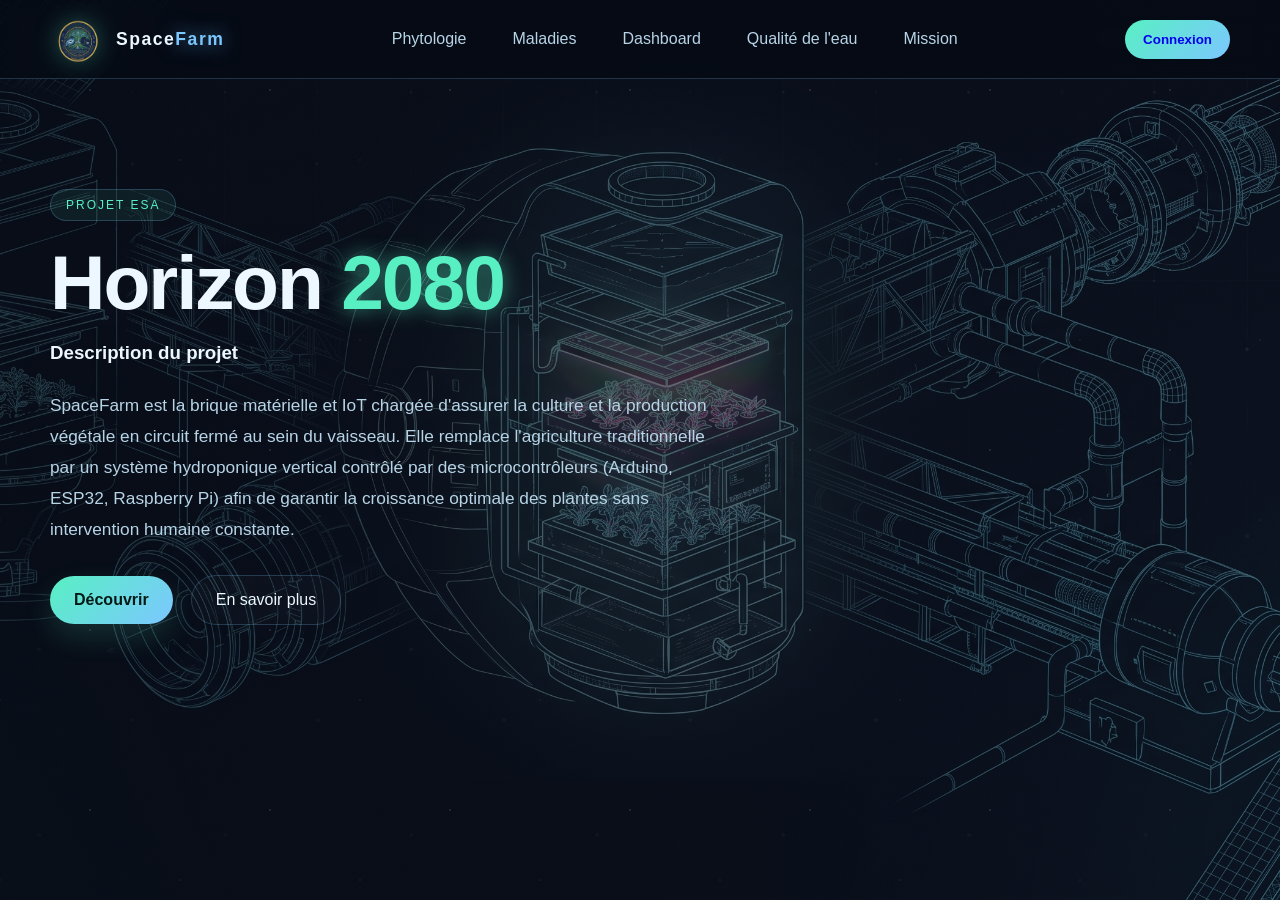
<file: index.html>
<!DOCTYPE html>
<html lang="fr">
<head>
  <meta charset="UTF-8" />
  <meta name="viewport" content="width=device-width, initial-scale=1.0" />
  <title>SpaceFarm | Horizon 2080</title>
  <link rel="stylesheet" href="index.css">

   
</head>
<body class="index-page">
  <header>
    <div class="container nav">
      <div class="brand">
        <img class="brand-logo" src="image/image-removebg-preview.png" alt="Logo SpaceFarm" />
        <span>Space<span class="highlight-alt">Farm</span></span>
      </div>

      <ul class="nav-menu">
        <li class="nav-item"><a href="plantes.php">Phytologie</a></li>
        <li class="nav-item"><a href="maladies.php">Maladies</a></li>
        <li class="nav-item"><a href="etages.php">Dashboard</a></li>
        <li class="nav-item"><a href="eau.php">Qualité de l'eau</a></li>
        <li class="nav-item"><a href="mission.html">Mission</a></li>
      </ul>

      <button   class="nav-cta"> <a href="connexion.html">Connexion</a></button>
    </div>
  </header>

  <main class="container">
    <section class="hero" id="accueil">
      <div class="hero-copy">
        <div class="eyebrow">Projet ESA</div>
        <h1>Horizon <span class="highlight">2080</span></h1>
        <h3>Description du projet</h3>
        <p>
          SpaceFarm est la brique matérielle et IoT chargée d'assurer la culture et la production
          végétale en circuit fermé au sein du vaisseau. Elle remplace l'agriculture traditionnelle
          par un système hydroponique vertical contrôlé par des microcontrôleurs (Arduino, ESP32,
          Raspberry Pi) afin de garantir la croissance optimale des plantes sans intervention humaine constante.
        </p>

        <div class="cta-row">
          <a href="mission.html" class="cta">Découvrir</a>
          <a href="info.html" class="secondary-btn">En savoir plus</a>
        </div>
      </div>
    </section>
  </main>
</body>
</html>
</file>
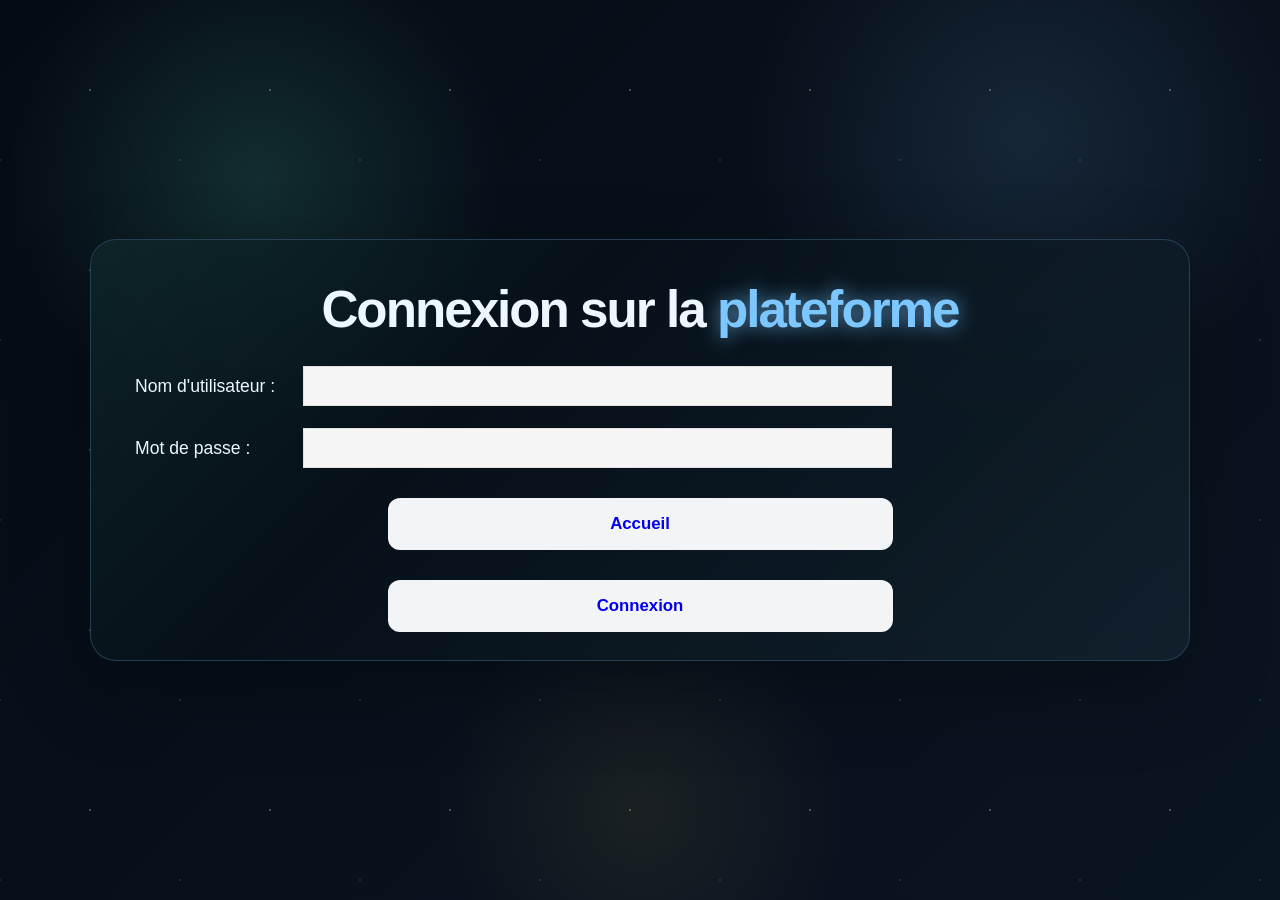
<file: connexion.html>
<!DOCTYPE html>
<html lang="fr">
<head>
  <meta charset="UTF-8" />
  <meta name="viewport" content="width=device-width, initial-scale=1.0" />
  <title>Connexion</title>
  <link rel="stylesheet" href="index.css" />
</head>
<body class="auth-page">
  <main class="auth-shell">
    <section class="auth-panel">
      <h1 class="auth-header">Connexion sur la <span class="highlight-alt">plateforme</span></h1>

      <form action="#" method="post" class="auth-form">
        <div class="field">
          <label for="username">Nom d'utilisateur :</label>
          <input type="text" id="username" name="username"  />
        </div>

        <div class="field">
          <label for="password">Mot de passe :</label>
          <input type="password" id="password" name="password"  />
        </div>
        <button class="auth-submit"> <a href="index.html">Accueil</a></button>
        <button type="submit" class="auth-submit"><a href="etages.php">Connexion</a></button>
      </form>
    </section>
  </main>
</body>
</html>
</file>
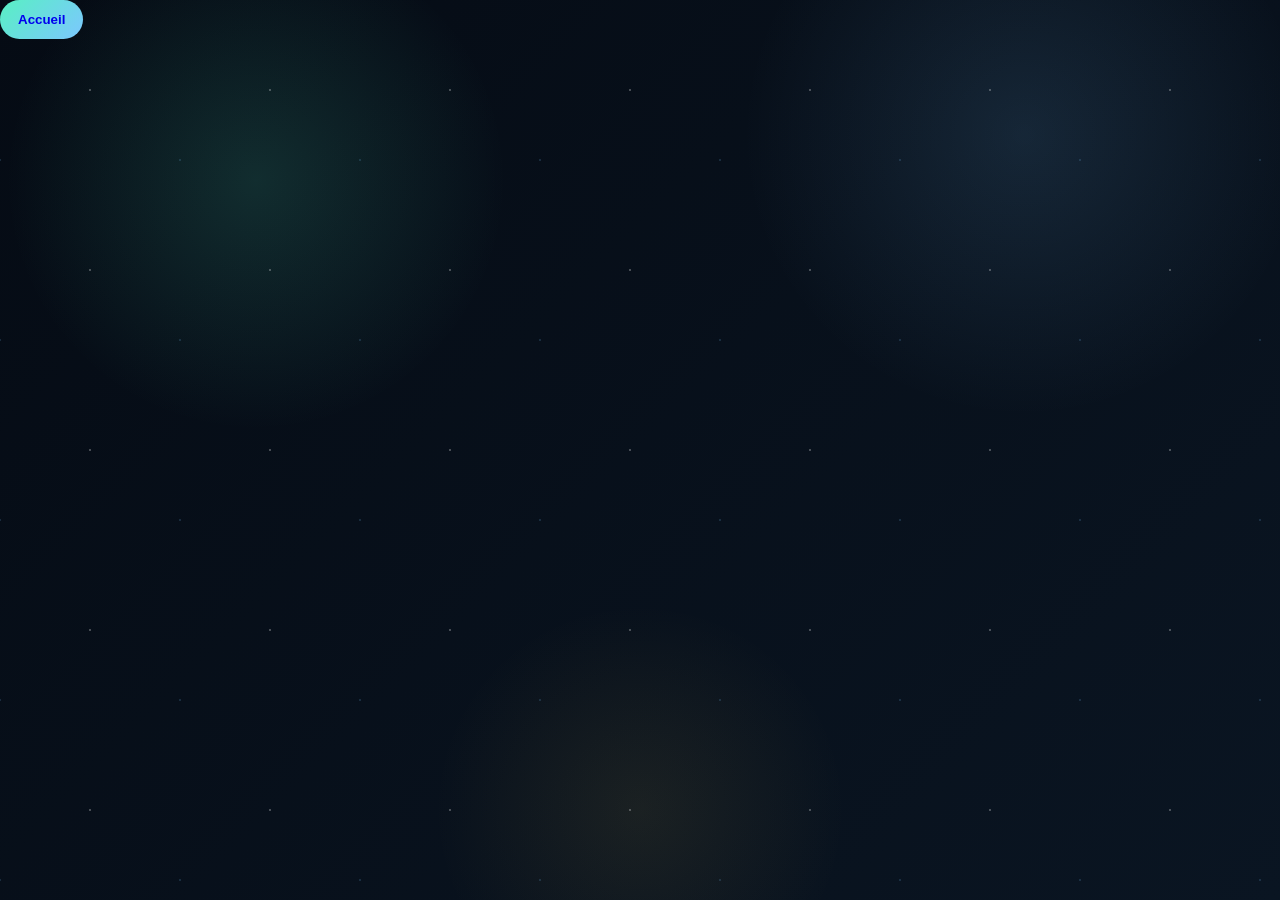
<file: gestionnaire.html>
<!DOCTYPE html>
<html lang="fr">
<head>
  <meta charset="UTF-8" />
  <meta name="viewport" content="width=device-width, initial-scale=1.0" />
  <title>Gestionnaire</title>
  <link rel="stylesheet" href="index.css">
   <body>
            <button class="nav-cta"> <a href="index.html">Accueil</a></button>
</file>
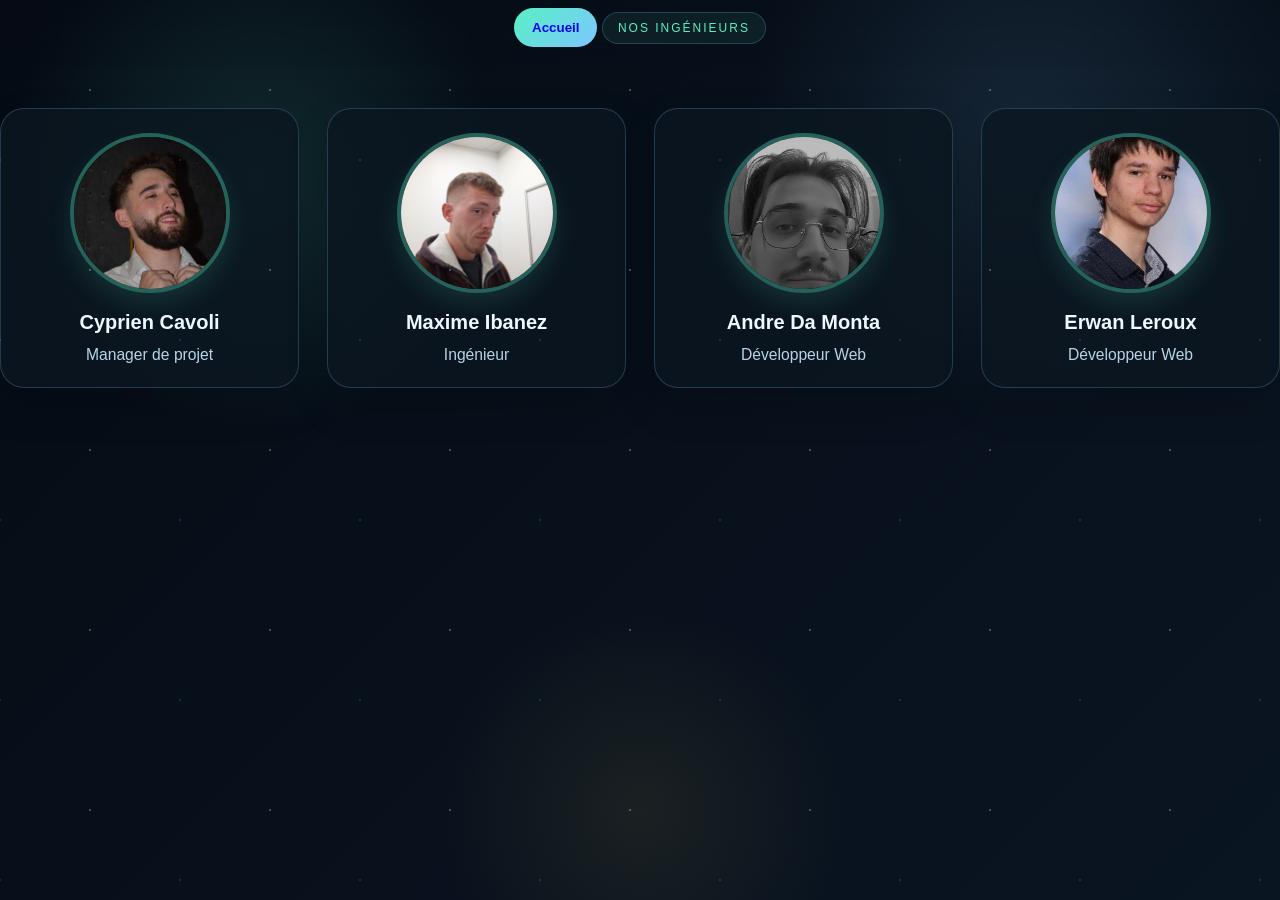
<file: info.html>
<!DOCTYPE html>
<html lang="fr">
<head>
  <meta charset="UTF-8" />
  <meta name="viewport" content="width=device-width, initial-scale=1.0" />
  <title>Services</title>
  <link rel="stylesheet" href="index.css" />
</head>
<body>

    <header class="mission-header">
      <button class="nav-cta"> <a href="index.html">Accueil</a></button>
      <p class="eyebrow">Nos Ingénieurs</p>
    </header>

    <section class="people-grid" aria-label="Présentation des participants aux projets">
      <article class="people-card">
        <img class="people-photo" src="image/CypImg.jpg" alt="Cyprien Cavoli" />
        <h2 class="people-name">Cyprien Cavoli</h2>
        <p class="people-role">Manager de projet</p>
      </article>

      <article class="people-card">
        <img class="people-photo" src="image/MaxImg.jpg" alt="Maxime Ibanez" />
        <h2 class="people-name">Maxime Ibanez</h2>
        <p class="people-role">Ingénieur </p>
      </article>

      <article class="people-card">
        <img class="people-photo" src="image/AndImg.jpg" alt="Andre Da Monta" />
        <h2 class="people-name">Andre Da Monta</h2>
        <p class="people-role">Développeur Web </p>
      </article>

      <article class="people-card">
        <img class="people-photo" src="image/photoEL.png" alt="Erwan Leroux" />
        <h2 class="people-name">Erwan Leroux</h2>
        <p class="people-role">Développeur Web</p>
      </article>
    </section>

</body>
</html>
</file>
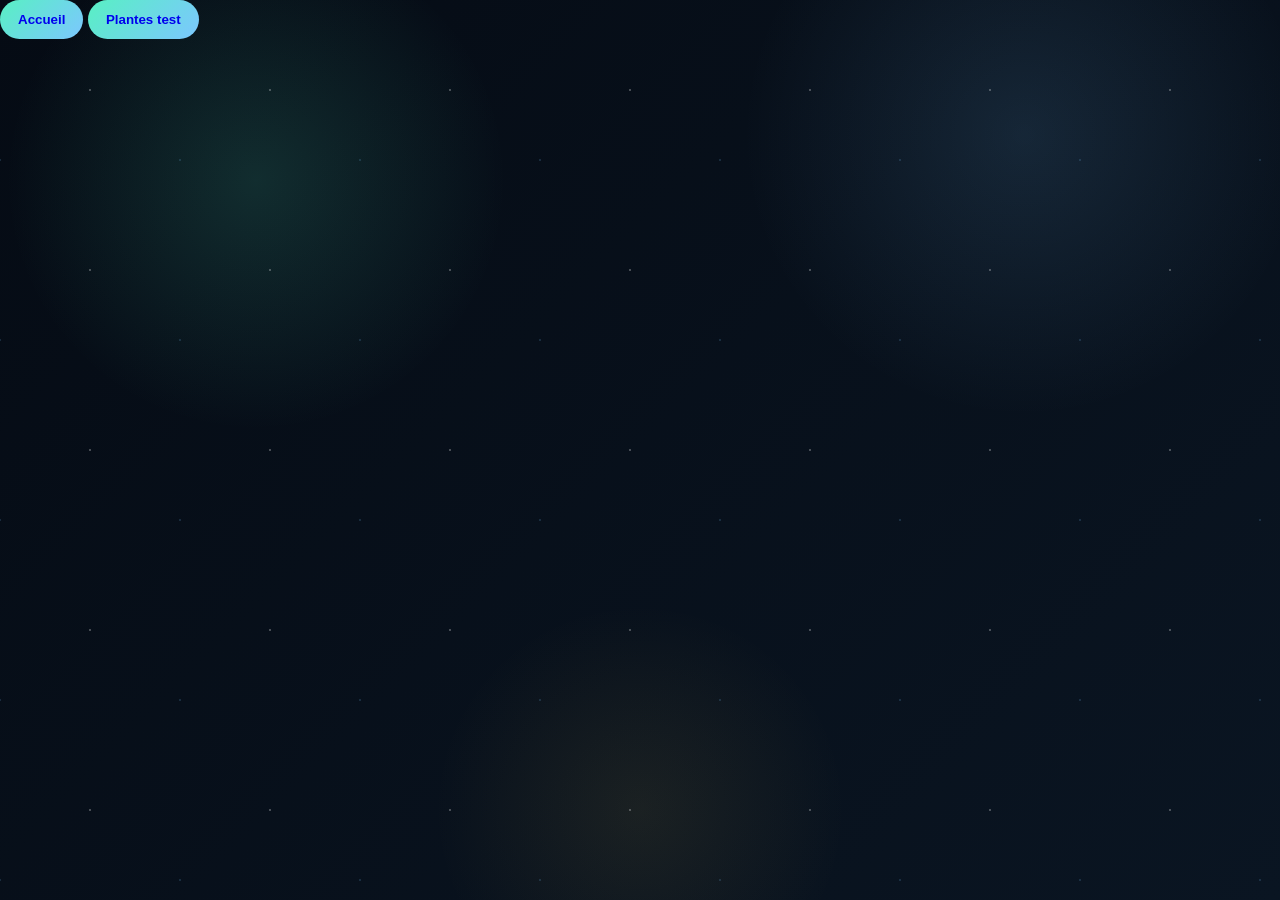
<file: information.html>
<!DOCTYPE html>
<html lang="fr">
<head>
  <meta charset="UTF-8" />
  <meta name="viewport" content="width=device-width, initial-scale=1.0" />
  <title>Services</title>
   <link rel="stylesheet" href="index.css">
    <body>
            <button class="nav-cta"> <a href="index.html">Accueil</a></button>
            <button class="nav-cta"> <a href="http://localhost/HorizonTech_Agri/plantes.php">Plantes test</a></button>
  </body>
</file>
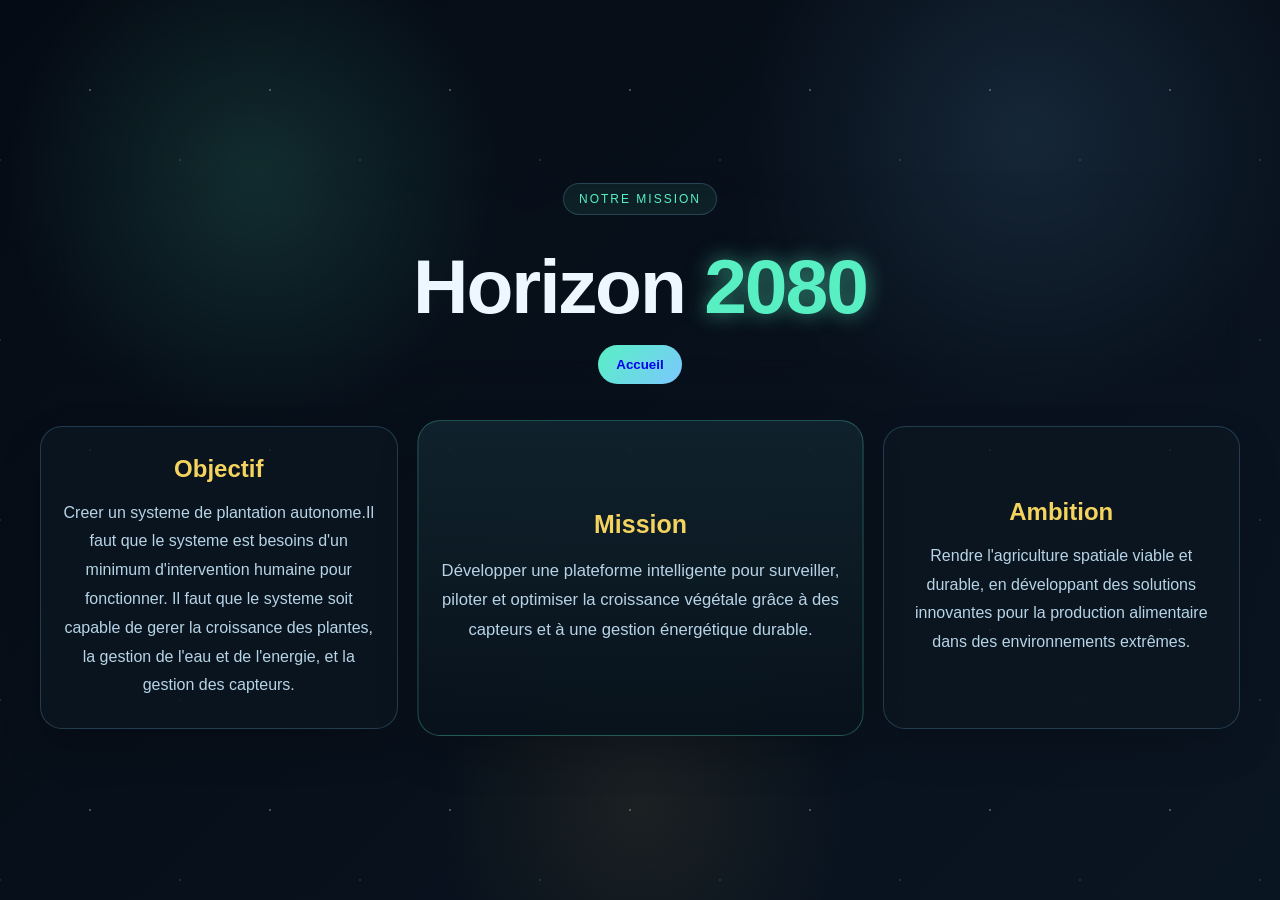
<file: mission.html>
<!DOCTYPE html>
<html lang="fr">
<head>
  <meta charset="UTF-8" />
  <meta name="viewport" content="width=device-width, initial-scale=1.0" />
  <title>Mission</title>
  <link rel="stylesheet" href="index.css" />
</head>
<body class="mission-page">
  <main class="container mission-container">
    <header class="mission-header">
      <p class="eyebrow">Notre mission</p>
      <h1>Horizon <span class="highlight">2080</span></h1>
      <button class="nav-cta"><a href="index.html">Accueil</a></button>
    </header>

    <section class="mission-grid">
      <article class="mission-card mission-card-left">
        <h2>Objectif</h2>
        <p>
          Creer un systeme de plantation autonome.Il faut que le systeme est besoins d'un minimum d'intervention humaine pour fonctionner. Il faut que le systeme soit capable de gerer la croissance des plantes, la gestion de l'eau et de l'energie, et la gestion des capteurs.
        </p>
      </article>

      <article class="mission-card mission-card-center">
        <h2>Mission</h2>
        <p>
          Développer une plateforme intelligente pour surveiller, piloter et optimiser la croissance
          végétale grâce à des capteurs et à une gestion énergétique durable.
        </p>
      </article>

      <article class="mission-card mission-card-right">
        <h2>Ambition</h2>
        <p>
          Rendre l'agriculture spatiale viable et durable, en développant des solutions innovantes pour la production alimentaire dans des environnements extrêmes.
        </p>
      </article>
    </section>
  </main>
</body>
</html>
</file>
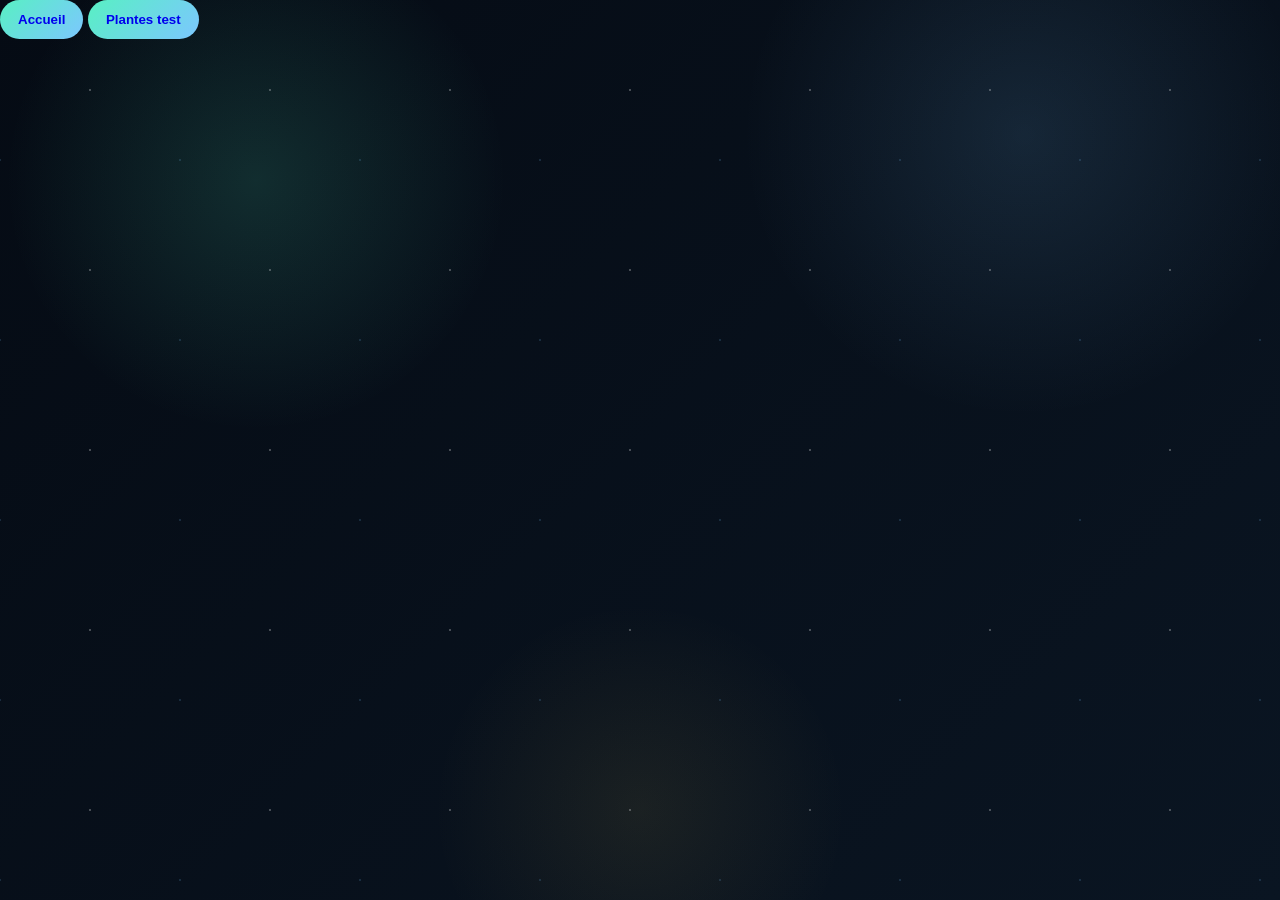
<file: services.html>
<!DOCTYPE html>
<html lang="fr">
<head>
  <meta charset="UTF-8" />
  <meta name="viewport" content="width=device-width, initial-scale=1.0" />
  <title>Services</title>
   <link rel="stylesheet" href="index.css">
    <body>
            <button class="nav-cta"> <a href="index.html">Accueil</a></button>
            <button class="nav-cta"> <a href="plantes.php">Plantes test</a></button>
  </body>
</file>
<file: index.css>
:root {
  --bg: #050b14;
  --bg-2: #0a1522;
  --panel: rgba(12, 24, 34, 0.82);
  --panel-strong: rgba(18, 36, 49, 0.96);
  --primary: #58f0c3;
  --primary-2: #7cc7ff;
  --accent: #f4d35e;
  --text: #edf7ff;
  --muted: #b7d4e7;
  --line: rgba(124, 199, 255, 0.22);
  --shadow: rgba(0, 0, 0, 0.4);
}

* { box-sizing: border-box; }

html { scroll-behavior: smooth; }

body {
  margin: 0;
  font-family: Arial, Helvetica, sans-serif;
  color: var(--text);
  background:
    radial-gradient(circle at 20% 20%, rgba(88, 240, 195, 0.14), transparent 20%),
    radial-gradient(circle at 80% 15%, rgba(124, 199, 255, 0.12), transparent 22%),
    radial-gradient(circle at 50% 90%, rgba(244, 211, 94, 0.08), transparent 20%),
    linear-gradient(135deg, var(--bg), var(--bg-2));
  min-height: 100vh;
  position: relative;
  overflow-x: hidden;
}

body.index-page {
  background:
    linear-gradient(90deg, rgba(5, 11, 20, 0.72), rgba(5, 11, 20, 0.5)),
    url('image/ImgBG.jpg') center/cover no-repeat fixed;
}

body::before {
  content: "";
  position: fixed;
  inset: 0;
  background-image:
    radial-gradient(circle, rgba(255,255,255,0.8) 1px, transparent 1.2px),
    radial-gradient(circle, rgba(124,199,255,0.5) 1px, transparent 1.5px);
  background-size: 180px 180px;
  background-position: 0 0, 90px 70px;
  opacity: 0.32;
  pointer-events: none;
}

body.index-page::before {
  opacity: 0.12;
}

a { text-decoration: none; }

.container {
  width: min(1180px, calc(100% - 32px));
  margin: 0 auto;
  position: relative;
  z-index: 1;
}

header {
  position: sticky;
  top: 0;
  z-index: 10;
  background: rgba(5, 11, 20, 0.8);
  backdrop-filter: blur(14px);
  border-bottom: 1px solid var(--line);
}

.nav {
  display: flex;
  align-items: center;
  justify-content: space-between;
  gap: 18px;
  min-height: 78px;
}

.brand {
  display: flex;
  align-items: center;
  gap: 12px;
  font-weight: bold;
  letter-spacing: 1.5px;
  color: var(--text);
  font-size: 1.1rem;
}

.brand-logo {
  width: 54px;
  height: 54px;
  object-fit: contain;
  display: block;
  filter: drop-shadow(0 0 12px rgba(88, 240, 195, 0.35));
}

.nav-menu {
  display: flex;
  align-items: center;
  gap: 18px;
  list-style: none;
  margin: 0;
  padding: 0;
}

.nav-item {
  position: relative;
}

.nav-item > a,
.nav-item > button {
  color: var(--muted);
  background: transparent;
  border: none;
  font: inherit;
  cursor: pointer;
  padding: 12px 14px;
  border-radius: 10px;
  transition: 0.2s ease;
}

.nav-item > a:hover,
.nav-item > button:hover,
.nav-item:hover > button {
  color: var(--text);
  background: rgba(124, 199, 255, 0.08);
}

.nav-cta {
  background: linear-gradient(135deg, var(--primary), var(--primary-2));
  color: #041b14;
  font-weight: bold;
  border: none;
  border-radius: 999px;
  padding: 12px 18px;
  cursor: pointer;
}

.hero {
  padding: 90px 0 60px;
  display: grid;
  grid-template-columns: 1.2fr 0.8fr;
  gap: 32px;
  align-items: center;
}

.hero-copy {
  padding: 20px 0;
}

.eyebrow {
  display: inline-block;
  padding: 8px 15px;
  border: 1px solid var(--line);
  border-radius: 999px;
  background: rgba(88, 240, 195, 0.08);
  color: var(--primary);
  font-size: 0.75rem;
  letter-spacing: 2px;
  text-transform: uppercase;
  margin-bottom: 22px;
}

h1 {
  margin: 0;
  font-size: clamp(2.7rem, 6vw, 5.2rem);
  line-height: 1.04;
  letter-spacing: -2px;
}

.highlight {
  color: var(--primary);
  text-shadow: 0 0 20px rgba(88, 240, 195, 0.55);
}

.highlight-alt {
  color: var(--primary-2);
  text-shadow: 0 0 20px rgba(124, 199, 255, 0.7);
}

.hero-copy p {
  color: var(--muted);
  font-size: 1.08rem;
  line-height: 1.8;
  max-width: 680px;
  margin: 26px 0 30px;
}

.cta-row {
  display: flex;
  align-items: center;
  gap: 18px;
  flex-wrap: wrap;
}

.cta {
  display: inline-block;
  background: linear-gradient(135deg, var(--primary), var(--primary-2));
  color: #031a15;
  font-weight: bold;
  border-radius: 999px;
  padding: 15px 24px;
  box-shadow: 0 12px 28px rgba(88, 240, 195, 0.15);
}

    .secondary-btn {
      display: inline-block;
      border: 1px solid var(--line);
      color: var(--text);
      border-radius: 999px;
      padding: 15px 24px;
      background: rgba(255, 255, 255, 0.02);
    }

    .hero-panel {
      background: linear-gradient(180deg, rgba(17, 35, 46, 0.92), rgba(8, 18, 27, 0.96));
      border: 1px solid var(--line);
      border-radius: 24px;
      box-shadow: 0 28px 60px var(--shadow);
      padding: 22px;
      position: relative;
      overflow: hidden;
    }

    .hero-panel::before {
      content: "";
      position: absolute;
      inset: 0;
      background: linear-gradient(135deg, rgba(88, 240, 195, 0.08), transparent 40%, rgba(124, 199, 255, 0.08));
      pointer-events: none;
    }

    .panel-top {
      position: relative;
      display: flex;
      justify-content: space-between;
      align-items: center;
      margin-bottom: 18px;
      color: var(--muted);
      font-size: 0.9rem;
    }

    .status-pill {
      display: inline-flex;
      align-items: center;
      gap: 8px;
      border: 1px solid rgba(88,240,195,0.2);
      background: rgba(88,240,195,0.08);
      color: var(--primary);
      border-radius: 999px;
      padding: 8px 12px;
      font-size: 0.8rem;
    }

 


  
    .features {
      padding: 20px 0 50px;
      display: grid;
      grid-template-columns: repeat(3, minmax(220px, 1fr));
      gap: 22px;
    }

    .card {
      background: rgba(12, 23, 32, 0.8);
      border: 1px solid var(--line);
      border-radius: 18px;
      padding: 26px 22px;
      box-shadow: 0 18px 40px rgba(0,0,0,0.18);
    }

    .card h2 {
      margin: 0 0 10px;
      color: var(--accent);
      font-size: 1.25rem;
    }

    .card p {
      margin: 0;
      color: var(--muted);
      line-height: 1.7;
    }

.mission-page {
  min-height: 100vh;
  display: flex;
  align-items: center;
  justify-content: center;
  padding: 40px 20px;
}

.mission-container {
  width: min(1200px, 100%);
  background: transparent;
  box-shadow: none;
  border: none;
}

.mission-header {
  text-align: center;
  margin-bottom: 42px;
  background: transparent;
  border: none;
  box-shadow: none;
}

.mission-header h1 {
  margin: 10px 0 18px;
}

.mission-grid {
  display: grid;
  grid-template-columns: 1fr 1.2fr 1fr;
  gap: 28px;
  align-items: stretch;
  justify-items: center;
}

.mission-card {
  background: rgba(12, 23, 32, 0.82);
  border: 1px solid var(--line);
  border-radius: 22px;
  box-shadow: 0 18px 40px rgba(0, 0, 0, 0.18);
  padding: 28px 22px;
  min-height: 260px;
  width: 100%;
  display: flex;
  flex-direction: column;
  justify-content: center;
  transition: transform 0.2s ease, border-color 0.2s ease;
}

.mission-card:hover {
  transform: translateY(-4px);
  border-color: rgba(88, 240, 195, 0.4);
}

.mission-card-center {
  transform: scale(1.04);
  border-color: rgba(88, 240, 195, 0.28);
  background: linear-gradient(180deg, rgba(17, 35, 46, 0.92), rgba(8, 18, 27, 0.96));
}

.mission-card h2 {
  margin: 0 0 16px;
  color: var(--accent);
  font-size: 1.5rem;
  text-align: center;
}

.mission-card p {
  margin: 0;
  color: var(--muted);
  line-height: 1.8;
  text-align: center;
  font-size: 1rem;
}

.people-grid {
  display: grid;
  grid-template-columns: repeat(4, minmax(180px, 1fr));
  gap: 28px;
  align-items: stretch;
  justify-items: center;
}

.people-card {
  width: 100%;
  background: rgba(12, 23, 32, 0.82);
  border: 1px solid var(--line);
  border-radius: 24px;
  box-shadow: 0 18px 40px rgba(0, 0, 0, 0.18);
  padding: 24px 18px 20px;
  text-align: center;
  transition: transform 0.2s ease, border-color 0.2s ease;
}

.people-card:hover {
  transform: translateY(-4px);
  border-color: rgba(88, 240, 195, 0.4);
}

.people-photo {
  width: 160px;
  height: 160px;
  object-fit: cover;
  border-radius: 50%;
  border: 4px solid rgba(88, 240, 195, 0.35);
  box-shadow: 0 12px 24px rgba(88, 240, 195, 0.12);
  display: block;
  margin: 0 auto 18px;
}

.people-name {
  margin: 0 0 8px;
  font-size: 1.25rem;
  color: var(--text);
}

.people-role {
  margin: 0;
  color: var(--muted);
  line-height: 1.6;
  font-size: 0.98rem;
}

.auth-page {
  min-height: 100vh;
  display: flex;
  align-items: center;
  justify-content: center;
  padding: 32px 24px;
}

.auth-shell {
  width: min(100%, 1180px);
  display: flex;
  justify-content: center;
}

.auth-panel {
  width: min(100%, 1100px);
  background: rgba(7, 18, 26, 0.76);
  border: 1px solid rgba(124, 199, 255, 0.25);
  border-radius: 26px;
  padding: 42px 44px 28px;
  box-shadow: 0 30px 80px rgba(0, 0, 0, 0.28);
  backdrop-filter: blur(12px);
  position: relative;
  overflow: hidden;
}

.auth-panel::before {
  content: "";
  position: absolute;
  inset: 0;
  background: linear-gradient(135deg, rgba(88, 240, 195, 0.08), transparent 35%, rgba(124, 199, 255, 0.08));
  pointer-events: none;
}

.auth-header {
  position: relative;
  z-index: 1;
  text-align: center;
  margin: 0 0 28px;
  font-size: clamp(2.5rem, 4vw, 4rem);
  line-height: 1.1;
  letter-spacing: -2px;
  color: var(--text);
  font-weight: 800;
}

.auth-form {
  position: relative;
  z-index: 1;
  display: flex;
  flex-direction: column;
  gap: 22px;
}

.field {
  display: grid;
  grid-template-columns: minmax(150px, 0px) 1fr;
  align-items: center;
  gap: 18px;
  color: var(--text);
  font-size: 1.1rem;
}

.field label {
  font-weight: 500;
  color: var(--text);
  letter-spacing: 0;
}

.field input {
  width: 70%;
  min-height: 40px;
  align-self: center;
  background: #f5f5f5;
  border: none;
  outline: none;
  border-radius: 0;
  padding: 0 16px;
  color: #111827;
  font-size: 1.05rem;
  box-shadow: inset 0 0 0 1px rgba(0, 0, 0, 0.08);
  transition: box-shadow 0.2s ease, transform 0.2s ease;
}

.field input:focus {
  box-shadow: inset 0 0 0 2px rgba(88, 240, 195, 0.7), 0 0 0 3px rgba(88, 240, 195, 0.15);
  transform: translateY(-1px);
}

.auth-submit {
  width: min(50%, 100%);
  margin-top: 8px;
  border: none;
  align-self: center;
  border-radius: 12px;
  background: #f3f4f6;
  color: #111827;
  font-weight: 700;
  font-size: 1.05rem;
  padding: 16px 18px;
  cursor: pointer;
  transition: transform 0.2s ease, box-shadow 0.2s ease;
}

.auth-submit:hover {
  transform: translateY(-1px);
  box-shadow: 0 12px 24px rgba(255, 255, 255, 0.12);
}

.auth-link {
  margin-top: 20px;
  text-align: center;
}

.auth-link a {
  color: var(--primary-2);
  text-decoration: none;
  font-weight: 600;
}

.auth-link a:hover {
  text-decoration: underline;
}

@media (max-width: 900px) {
  .hero {
    grid-template-columns: 1fr;
    padding-top: 56px;
  }
}

@media (max-width: 760px) {
  .auth-panel {
    padding: 30px 22px 24px;
  }

  .field {
    grid-template-columns: 1fr;
    gap: 10px;
  }

  .field label {
    font-size: 1rem;
  }
}

@media (max-width: 560px) {
  .people-grid {
    grid-template-columns: 1fr;
  }

  .people-photo {
    width: 140px;
    height: 140px;
  }
}
</file>
